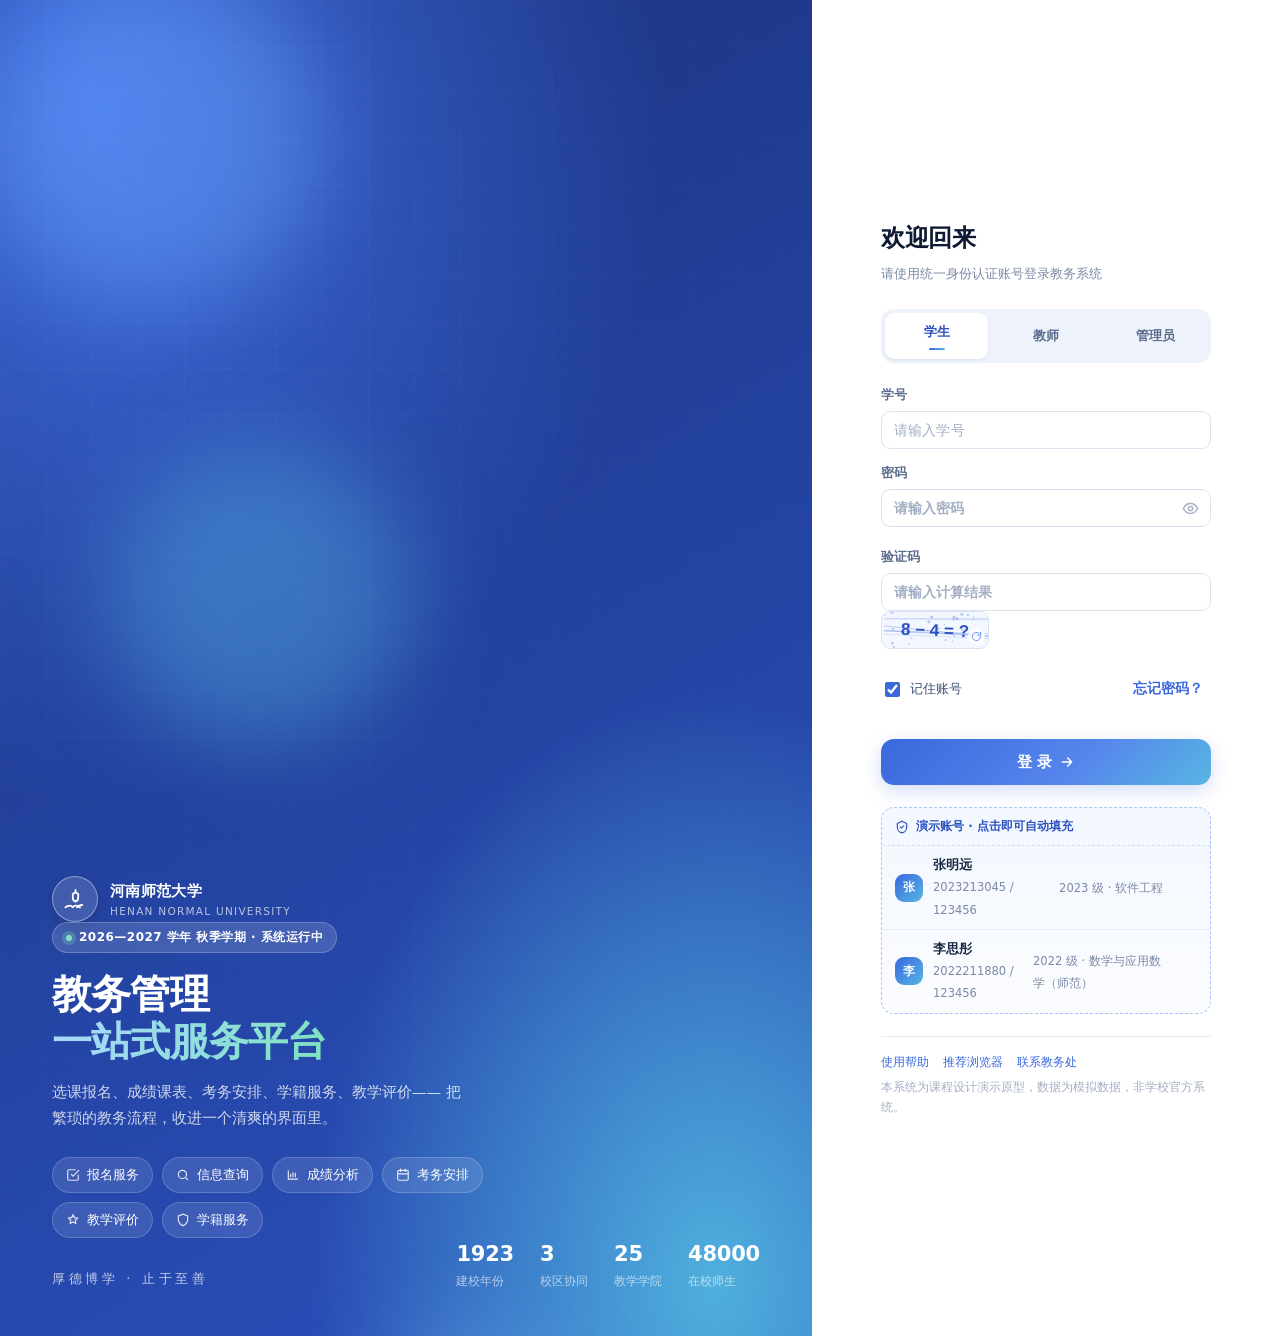
<file: index.html>
<!DOCTYPE html>
<html lang="zh-CN">
<head>
<meta charset="UTF-8">
<meta name="viewport" content="width=device-width, initial-scale=1, viewport-fit=cover">
<title>河南师范大学 · 教务管理系统 — 登录</title>
<meta name="description" content="河南师范大学教务管理系统：选课报名、成绩课表查询、考务与学籍服务一站式平台。">
<link rel="icon" href="data:image/svg+xml,%3Csvg xmlns='http://www.w3.org/2000/svg' viewBox='0 0 32 32'%3E%3Crect width='32' height='32' rx='8' fill='%232b51c0'/%3E%3Cpath d='M8 21c3.2-2.6 6.4-2.6 8 0 1.6-2.6 4.8-2.6 8 0' stroke='%23fff' stroke-width='2' fill='none' stroke-linecap='round'/%3E%3Cpath d='M16 10v8' stroke='%237fe3c0' stroke-width='2' stroke-linecap='round'/%3E%3C/svg%3E">
<link rel="stylesheet" href="assets/css/tokens.css">
<link rel="stylesheet" href="assets/css/login.css">
</head>
<body>

<div class="login-page">

  <!-- ============ 品牌视觉区 ============ -->
  <section class="brand">
    <div class="orb orb-1"></div>
    <div class="orb orb-2"></div>
    <div class="orb orb-3"></div>

    <div class="brand-top">
      <div class="crest">
        <svg viewBox="0 0 24 24" fill="none" stroke="#fff" stroke-width="1.6" stroke-linecap="round" stroke-linejoin="round">
          <path d="M3 19c2.6-2.1 5.2-2.1 6.5 0 1.3-2.1 3.9-2.1 6.5 0"/>
          <path d="M13.5 19c.8-1.3 2.3-2.1 4.5-2.1"/>
          <path d="M12 5.5 9.6 7.1v3.3c0 1.6 1 2.9 2.4 3.5 1.4-.6 2.4-1.9 2.4-3.5V7.1z"/>
          <path d="M12 5.5V3.4"/>
        </svg>
      </div>
      <div class="school">
        河南师范大学
        <small>Henan Normal University</small>
      </div>
    </div>

    <div class="brand-mid">
      <div class="eyebrow"><i></i>2026—2027 学年 秋季学期 · 系统运行中</div>
      <h1>教务管理<br><em>一站式服务平台</em></h1>
      <p class="lead">
        选课报名、成绩课表、考务安排、学籍服务、教学评价——
        把繁琐的教务流程，收进一个清爽的界面里。
      </p>
      <div class="chips">
        <span class="chip"><svg viewBox="0 0 24 24" fill="none" stroke="currentColor" stroke-width="2" stroke-linecap="round"><path d="M9 11l3 3L22 4"/><path d="M21 12v7a2 2 0 0 1-2 2H5a2 2 0 0 1-2-2V5a2 2 0 0 1 2-2h11"/></svg>报名服务</span>
        <span class="chip"><svg viewBox="0 0 24 24" fill="none" stroke="currentColor" stroke-width="2" stroke-linecap="round"><circle cx="11" cy="11" r="7"/><path d="M20 20l-3.2-3.2"/></svg>信息查询</span>
        <span class="chip"><svg viewBox="0 0 24 24" fill="none" stroke="currentColor" stroke-width="2" stroke-linecap="round"><path d="M4 19V5"/><path d="M4 19h16"/><path d="M8 15v-4M12 15V8M16 15v-6"/></svg>成绩分析</span>
        <span class="chip"><svg viewBox="0 0 24 24" fill="none" stroke="currentColor" stroke-width="2" stroke-linecap="round"><rect x="3" y="4" width="18" height="17" rx="2"/><path d="M8 2v4M16 2v4M3 10h18"/></svg>考务安排</span>
        <span class="chip"><svg viewBox="0 0 24 24" fill="none" stroke="currentColor" stroke-width="2" stroke-linecap="round"><path d="M12 3l2.4 4.9 5.4.8-3.9 3.8.9 5.4-4.8-2.5-4.8 2.5.9-5.4L4.2 8.7l5.4-.8z"/></svg>教学评价</span>
        <span class="chip"><svg viewBox="0 0 24 24" fill="none" stroke="currentColor" stroke-width="2" stroke-linecap="round"><path d="M12 22s8-4.5 8-11V5l-8-3-8 3v6c0 6.5 8 11 8 11z"/></svg>学籍服务</span>
      </div>
    </div>

    <div class="brand-bottom">
      <div class="motto">厚德博学 · 止于至善</div>
      <div class="brand-stats">
        <div><div class="v num" data-count="1923">1923</div><div class="k">建校年份</div></div>
        <div><div class="v num" data-count="3">3</div><div class="k">校区协同</div></div>
        <div><div class="v num" data-count="25">25</div><div class="k">教学学院</div></div>
        <div><div class="v num" data-count="48000">48000</div><div class="k">在校师生</div></div>
      </div>
    </div>
  </section>

  <!-- ============ 表单区 ============ -->
  <section class="auth">
    <div class="auth-inner">

      <h2>欢迎回来</h2>
      <p class="hello">请使用统一身份认证账号登录教务系统</p>

      <div class="role-tabs" id="roleTabs">
        <button class="on" data-role="student">学生</button>
        <button data-role="teacher">教师</button>
        <button data-role="admin">管理员</button>
      </div>

      <form class="stack" id="loginForm" novalidate autocomplete="off">
        <label class="field">
          <span id="uidLabel">学号</span>
          <input class="input num" id="uid" name="uid" type="text" placeholder="请输入学号" autocomplete="username">
        </label>

        <label class="field">
          <span>密码</span>
          <span class="pwd-wrap">
            <input class="input" id="pwd" name="pwd" type="password" placeholder="请输入密码" autocomplete="current-password">
            <button type="button" class="pwd-toggle" id="pwdToggle" aria-label="显示密码">
              <svg viewBox="0 0 24 24" fill="none" stroke="currentColor" stroke-width="2" stroke-linecap="round" stroke-linejoin="round">
                <path d="M2 12s3.6-7 10-7 10 7 10 7-3.6 7-10 7-10-7-10-7z"/><circle cx="12" cy="12" r="3"/>
              </svg>
            </button>
          </span>
        </label>

        <label class="field">
          <span>验证码</span>
          <span class="captcha-row">
            <input class="input grow" id="captcha" type="text" placeholder="请输入计算结果" maxlength="4" autocomplete="off">
            <span class="captcha-pic" id="captchaPic" title="点击刷新验证码"></span>
          </span>
        </label>

        <div class="auth-meta">
          <label class="checkline"><input type="checkbox" id="remember" checked> 记住账号</label>
          <button type="button" class="btn btn-text" id="forgot">忘记密码？</button>
        </div>

        <button class="btn btn-primary btn-lg btn-block" type="submit" id="submitBtn">
          <span>登 录</span>
          <svg viewBox="0 0 24 24" fill="none" stroke="currentColor" stroke-width="2.2" stroke-linecap="round" stroke-linejoin="round"><path d="M5 12h14M13 6l6 6-6 6"/></svg>
        </button>

        <div class="err-tip" id="errTip">
          <svg viewBox="0 0 24 24" fill="none" stroke="currentColor" stroke-width="2" stroke-linecap="round"><circle cx="12" cy="12" r="9"/><path d="M12 8v4M12 16h.01"/></svg>
          <span id="errMsg"></span>
        </div>
      </form>

      <div class="demo-box">
        <div class="dh">
          <svg viewBox="0 0 24 24" fill="none" stroke="currentColor" stroke-width="2" stroke-linecap="round" stroke-linejoin="round"><path d="M12 2 4 6v6c0 5 3.4 9.4 8 10 4.6-.6 8-5 8-10V6z"/><path d="M9 12l2 2 4-4"/></svg>
          演示账号 · 点击即可自动填充
        </div>
        <div id="demoList"></div>
      </div>

      <div class="auth-foot">
        <div class="links">
          <a href="#" id="helpLink">使用帮助</a>
          <a href="#" id="browserLink">推荐浏览器</a>
          <a href="#" id="contactLink">联系教务处</a>
        </div>
        <div>本系统为课程设计演示原型，数据为模拟数据，非学校官方系统。</div>
      </div>

    </div>
  </section>
</div>

<div class="toast-host" id="toastHost"></div>

<script src="assets/js/core.js"></script>
<script src="assets/js/data.js"></script>
<script src="assets/js/auth.js"></script>
</body>
</html>
</file>
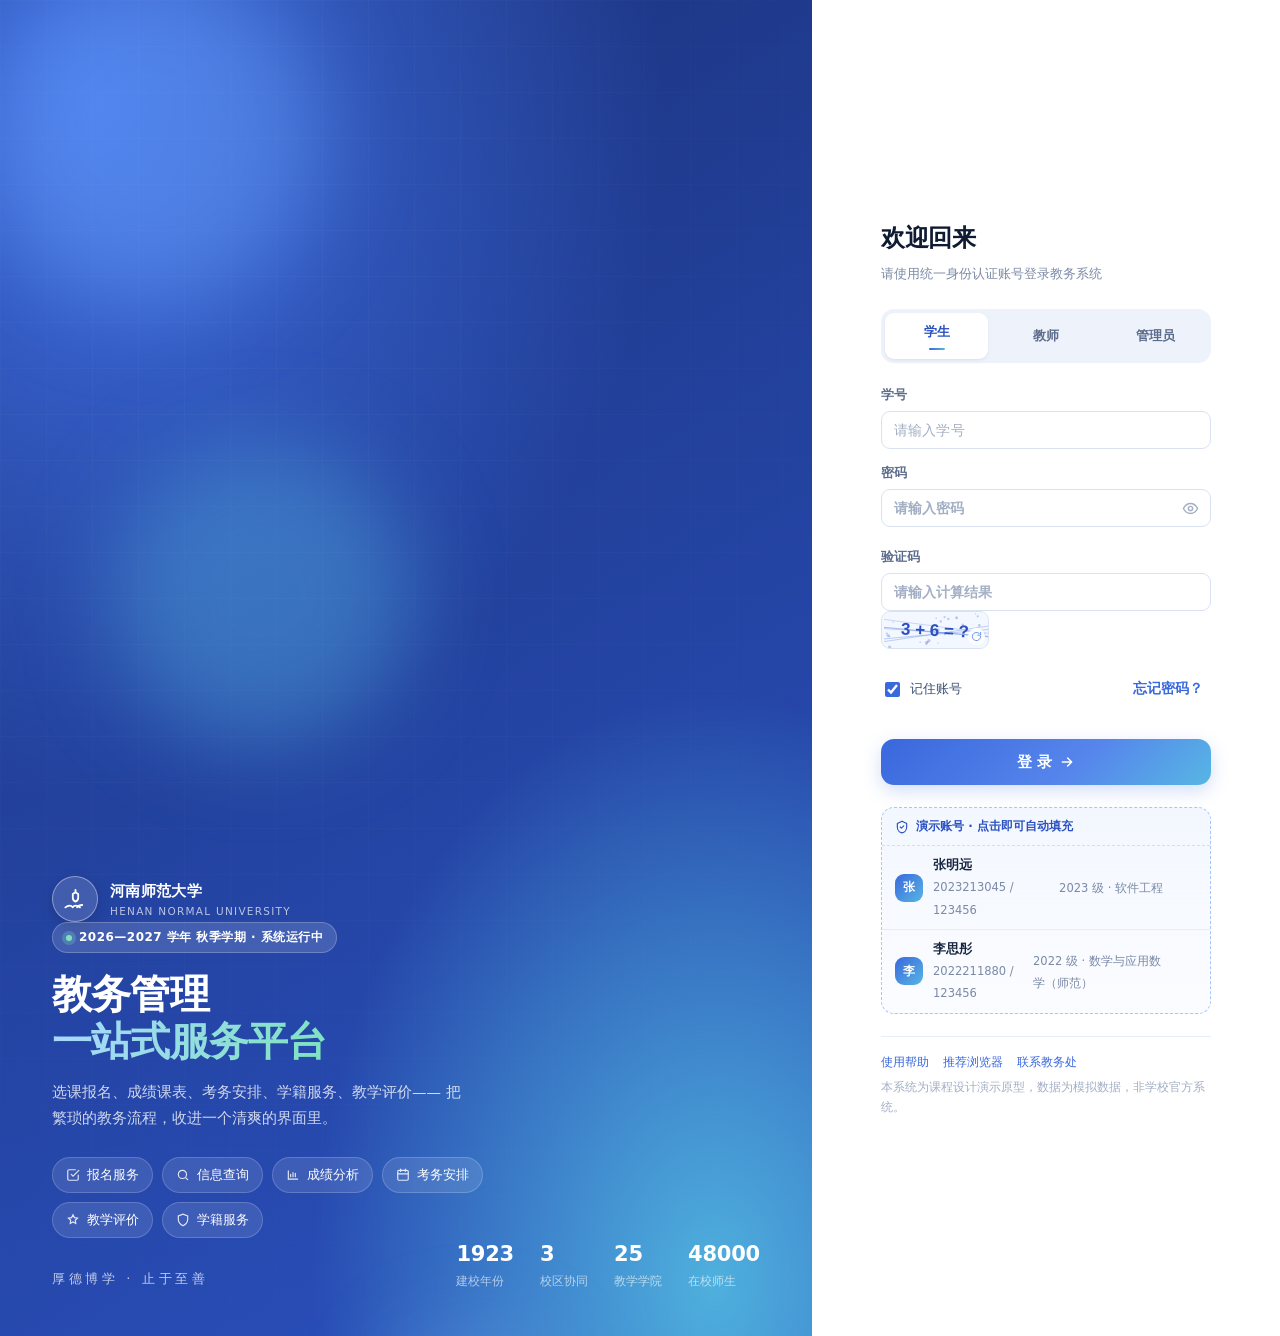
<file: app.html>
<!DOCTYPE html>
<html lang="zh-CN">
<head>
<meta charset="UTF-8">
<meta name="viewport" content="width=device-width, initial-scale=1, viewport-fit=cover">
<title>教务管理系统 · 河南师范大学</title>
<link rel="icon" href="data:image/svg+xml,%3Csvg xmlns='http://www.w3.org/2000/svg' viewBox='0 0 32 32'%3E%3Crect width='32' height='32' rx='8' fill='%232b51c0'/%3E%3Cpath d='M8 21c3.2-2.6 6.4-2.6 8 0 1.6-2.6 4.8-2.6 8 0' stroke='%23fff' stroke-width='2' fill='none' stroke-linecap='round'/%3E%3Cpath d='M16 10v8' stroke='%237fe3c0' stroke-width='2' stroke-linecap='round'/%3E%3C/svg%3E">
<link rel="stylesheet" href="assets/css/tokens.css">
<link rel="stylesheet" href="assets/css/app.css">
</head>
<body>

<div class="app-shell">

  <!-- ============ 侧边栏 ============ -->
  <aside class="sidebar" id="sidebar">
    <div class="sb-brand">
      <div class="sb-mark">
        <svg viewBox="0 0 24 24" fill="none" stroke="currentColor" stroke-width="1.7" stroke-linecap="round" stroke-linejoin="round">
          <path d="M3 19c2.6-2.1 5.2-2.1 6.5 0 1.3-2.1 3.9-2.1 6.5 0"/>
          <path d="M12 5.5 9.6 7.1v3.3c0 1.6 1 2.9 2.4 3.5 1.4-.6 2.4-1.9 2.4-3.5V7.1z"/>
        </svg>
      </div>
      <div class="sb-title">
        <b>教务管理系统</b>
        <span>HENAN NORMAL UNIV.</span>
      </div>
    </div>

    <nav class="sb-nav" id="sbNav"></nav>

    <div class="sb-foot">
      <div class="term-card">
        <div class="t1">当前学期</div>
        <div class="t2" id="termName">2026 秋</div>
        <div class="t3" id="termWeek">第 6 周 / 共 19 周</div>
      </div>
    </div>
  </aside>

  <div class="scrim" id="scrim"></div>

  <!-- ============ 主区 ============ -->
  <div class="main" id="main">
    <header class="topbar">
      <button class="icon-btn" id="foldBtn" aria-label="折叠侧边栏">
        <svg viewBox="0 0 24 24" fill="none" stroke="currentColor" stroke-width="2" stroke-linecap="round"><path d="M3 6h18M3 12h18M3 18h18"/></svg>
      </button>

      <div class="crumb">
        <div class="c1" id="crumbTitle">首页概览</div>
        <div class="c2" id="crumbSub">计算机与信息工程学院 · 软件工程</div>
      </div>

      <div class="gsearch" id="gsearch">
        <svg viewBox="0 0 24 24" fill="none" stroke="currentColor" stroke-width="2" stroke-linecap="round"><circle cx="11" cy="11" r="7"/><path d="M20 20l-3.2-3.2"/></svg>
        <input class="input" id="gsearchInput" type="text" placeholder="搜索功能、课程、公告…" autocomplete="off">
        <div class="gsearch-pop" id="gsearchPop"></div>
      </div>

      <button class="term-pick" id="termPick">
        <svg viewBox="0 0 24 24" fill="none" stroke="currentColor" stroke-width="2" stroke-linecap="round"><rect x="3" y="4.5" width="18" height="16.5" rx="2.4"/><path d="M8 2.5v4M16 2.5v4M3 10h18"/></svg>
        <span id="termPickText">2026—2027 秋</span>
        <svg viewBox="0 0 24 24" fill="none" stroke="currentColor" stroke-width="2" stroke-linecap="round"><path d="M5 9l7 7 7-7"/></svg>
      </button>

      <button class="icon-btn bell has-dot" id="btnNoti" aria-label="通知公告">
        <svg viewBox="0 0 24 24" fill="none" stroke="currentColor" stroke-width="2" stroke-linecap="round"><path d="M18 8.5a6 6 0 1 0-12 0c0 6.5-2.5 8.5-2.5 8.5h17S18 15 18 8.5"/><path d="M13.7 20.5a2 2 0 0 1-3.4 0"/></svg>
      </button>

      <button class="icon-btn" id="btnMsg" aria-label="消息中心">
        <svg viewBox="0 0 24 24" fill="none" stroke="currentColor" stroke-width="2" stroke-linecap="round"><rect x="2.5" y="4.5" width="19" height="15" rx="2.4"/><path d="M3 7l9 6 9-6"/></svg>
      </button>

      <button class="user-btn" id="btnUser">
        <span class="avatar" id="uAvatar">张</span>
        <span>
          <span class="un" id="uName">张明远</span>
          <span class="ur" id="uRole">学生</span>
        </span>
        <svg viewBox="0 0 24 24" fill="none" stroke="currentColor" stroke-width="2" stroke-linecap="round"><path d="M5 9l7 7 7-7"/></svg>
      </button>
    </header>

    <main class="view" id="view"></main>
  </div>

  <!-- ============ 浮层 ============ -->
  <div class="popover" id="popNoti">
    <div class="pop-head">
      <b>通知公告</b>
      <button class="btn btn-text" id="notiAll" style="height:auto;padding:2px 6px">全部标记已读</button>
    </div>
    <div class="pop-body" id="popNotiBody"></div>
    <div class="pop-foot"><button id="notiMore">查看全部公告 →</button></div>
  </div>

  <div class="popover" id="popMsg">
    <div class="pop-head"><b>消息中心</b><button class="btn btn-text" id="msgAll" style="height:auto;padding:2px 6px">全部已读</button></div>
    <div class="pop-body" id="popMsgBody"></div>
    <div class="pop-foot"><button id="msgMore">进入消息中心 →</button></div>
  </div>

  <div class="popover" id="popUser" style="width:230px">
    <div style="padding:14px 16px;border-bottom:1px solid var(--line)">
      <div style="display:flex;gap:11px;align-items:center">
        <span class="avatar" id="uAvatar2" style="width:40px;height:40px;font-size:15px">张</span>
        <span style="min-width:0">
          <b style="display:block;font-size:14px;color:var(--ink-900)" id="uName2">张明远</b>
          <span style="font-size:11.5px;color:var(--ink-400)" id="uId2">2023213045</span>
        </span>
      </div>
    </div>
    <div class="user-menu" id="userMenu"></div>
  </div>

  <div class="toast-host" id="toastHost"></div>
  <div id="modalHost"></div>
</div>

<script src="assets/js/core.js"></script>
<script src="assets/js/data.js"></script>
<script src="assets/js/views.js"></script>
<script src="assets/js/app.js"></script>
</body>
</html>
</file>
<file: assets/css/tokens.css>
/* ============================================================
   河南师范大学 · 教务管理系统
   设计令牌与基础层  (tokens + reset + primitives)
   基调：纯白为底，蓝为主色，青蓝作活力点缀，整体低饱和
   ============================================================ */

:root {
  /* —— 蓝色主色阶 —— */
  --b-50:  #f3f7ff;
  --b-100: #e6efff;
  --b-200: #cbdfff;
  --b-300: #a6c6fb;
  --b-400: #7ba6f5;
  --b-500: #5686ec;
  --b-600: #3a68dd;
  --b-700: #2b51c0;
  --b-800: #22409a;
  --b-900: #1b3178;

  /* —— 活力点缀（青）—— */
  --cyan-400: #57b6e3;
  --cyan-500: #38a2d6;

  /* —— 中性 —— */
  --ink-900: #0f1b33;
  --ink-800: #17253f;
  --ink-700: #24365a;
  --ink-600: #3d5175;
  --ink-500: #5b6c8c;
  --ink-400: #7c8aa6;
  --ink-300: #a3afc4;
  --ink-200: #c7d0de;

  --bg:        #f5f8fd;
  --bg-soft:   #eef3fb;
  --surface:   #ffffff;
  --surface-2: #fafbfe;
  --line:      #e7edf7;
  --line-2:    #d8e2f0;

  /* —— 语义色 —— */
  --ok:    #2f9d6b;
  --ok-bg: #e8f7ef;
  --warn:  #d98714;
  --warn-bg: #fdf3e3;
  --err:   #d4544f;
  --err-bg: #fdeceb;
  --info:  var(--b-600);
  --info-bg: var(--b-50);
  --violet: #7a6fe0;

  /* —— 圆角 —— */
  --r-xs: 6px;
  --r-sm: 9px;
  --r-md: 13px;
  --r-lg: 18px;
  --r-xl: 24px;
  --r-pill: 999px;

  /* —— 阴影（蓝调柔和） —— */
  --sh-1: 0 1px 2px rgba(27,49,120,.05), 0 2px 6px rgba(27,49,120,.04);
  --sh-2: 0 2px 4px rgba(27,49,120,.05), 0 8px 20px rgba(27,49,120,.07);
  --sh-3: 0 4px 10px rgba(27,49,120,.07), 0 18px 40px rgba(27,49,120,.10);
  --sh-blue: 0 6px 18px rgba(58,104,221,.22);

  /* —— 动效 —— */
  --ease: cubic-bezier(.16, 1, .3, 1);
  --ease-io: cubic-bezier(.4, 0, .2, 1);
  --t-fast: .16s;
  --t: .28s;

  /* —— 字体 —— */
  --font: "PingFang SC", "HarmonyOS Sans SC", "Microsoft YaHei", "Source Han Sans SC",
          "Noto Sans SC", system-ui, -apple-system, "Segoe UI", sans-serif;
  --font-num: "Bahnschrift", "DIN Alternate", "SF Pro Display", var(--font);

  --sidebar-w: 246px;
  --topbar-h: 64px;
}

* { box-sizing: border-box; }
*::before, *::after { box-sizing: border-box; }

html, body { height: 100%; }

body {
  margin: 0;
  font-family: var(--font);
  font-size: 14px;
  line-height: 1.6;
  color: var(--ink-700);
  background: var(--bg);
  -webkit-font-smoothing: antialiased;
  text-rendering: optimizeLegibility;
}

h1, h2, h3, h4, h5, p, figure { margin: 0; }
ul, ol { margin: 0; padding: 0; list-style: none; }
img, svg { display: block; max-width: 100%; }
button, input, select, textarea { font: inherit; color: inherit; }
button { cursor: pointer; border: 0; background: none; }
a { color: var(--b-600); text-decoration: none; }
table { border-collapse: collapse; width: 100%; }

::selection { background: var(--b-200); color: var(--ink-900); }

:focus-visible {
  outline: 2px solid var(--b-500);
  outline-offset: 2px;
  border-radius: var(--r-xs);
}

/* 滚动条 */
::-webkit-scrollbar { width: 10px; height: 10px; }
::-webkit-scrollbar-track { background: transparent; }
::-webkit-scrollbar-thumb {
  background: #cfd9e8; border-radius: 99px; border: 3px solid var(--bg);
}
::-webkit-scrollbar-thumb:hover { background: #b7c5da; }

/* 数字统一等宽感 */
.num { font-family: var(--font-num); font-variant-numeric: tabular-nums; letter-spacing: .01em; }

/* ============ 排版工具类 ============ */
.t-title {
  font-size: clamp(19px, 1.4vw + 12px, 25px);
  font-weight: 700; letter-spacing: -.01em; color: var(--ink-900);
}
.t-sub { font-size: 13px; color: var(--ink-400); }
.t-label {
  font-size: 11.5px; font-weight: 700; letter-spacing: .1em;
  text-transform: uppercase; color: var(--ink-300);
}

/* ============ 按钮 ============ */
.btn {
  display: inline-flex; align-items: center; justify-content: center; gap: 7px;
  height: 38px; padding: 0 16px; border-radius: var(--r-sm);
  font-size: 13.5px; font-weight: 600; white-space: nowrap;
  transition: transform var(--t-fast) var(--ease), box-shadow var(--t) var(--ease),
              background var(--t-fast) var(--ease), color var(--t-fast) var(--ease),
              border-color var(--t-fast) var(--ease);
}
.btn:active { transform: scale(.975); }
.btn svg { width: 16px; height: 16px; flex: none; }

.btn-primary {
  background: linear-gradient(135deg, var(--b-600), var(--b-500) 60%, var(--cyan-400));
  color: #fff; box-shadow: var(--sh-blue);
}
.btn-primary:hover { transform: translateY(-1.5px); box-shadow: 0 10px 24px rgba(58,104,221,.3); }
.btn-primary:active { transform: translateY(0) scale(.975); }

.btn-soft { background: var(--b-50); color: var(--b-700); border: 1px solid var(--b-200); }
.btn-soft:hover { background: var(--b-100); border-color: var(--b-300); transform: translateY(-1px); }

.btn-ghost { background: var(--surface); color: var(--ink-600); border: 1px solid var(--line-2); }
.btn-ghost:hover { border-color: var(--b-300); color: var(--b-700); background: var(--b-50); }

.btn-text { height: 32px; padding: 0 8px; color: var(--b-600); }
.btn-text:hover { background: var(--b-50); }

.btn-danger { background: var(--err); color: #fff; }
.btn-danger:hover { background: #c34a45; }

.btn-sm { height: 30px; padding: 0 11px; font-size: 12.5px; border-radius: var(--r-xs); }
.btn-lg { height: 46px; padding: 0 22px; font-size: 15px; border-radius: var(--r-md); }
.btn-block { width: 100%; }
.btn[disabled] { opacity: .5; pointer-events: none; }

/* ============ 卡片 ============ */
.card {
  background: var(--surface);
  border: 1px solid var(--line);
  border-radius: var(--r-lg);
  box-shadow: var(--sh-1);
  transition: box-shadow var(--t) var(--ease), transform var(--t) var(--ease), border-color var(--t) var(--ease);
}
.card-hover:hover { transform: translateY(-3px); box-shadow: var(--sh-2); border-color: var(--b-200); }

.card-head {
  display: flex; align-items: center; justify-content: space-between;
  gap: 12px; padding: 16px 18px; border-bottom: 1px solid var(--line);
}
.card-head h3 { font-size: 15px; font-weight: 700; color: var(--ink-900); }
.card-body { padding: 18px; }

/* ============ 徽章 ============ */
.badge {
  display: inline-flex; align-items: center; gap: 5px;
  padding: 2px 9px; border-radius: var(--r-pill);
  font-size: 11.5px; font-weight: 600; line-height: 18px; white-space: nowrap;
}
.badge::before { content: ""; width: 5px; height: 5px; border-radius: 50%; background: currentColor; }
.badge-plain::before { display: none; }
.b-blue  { background: var(--b-50);  color: var(--b-700); }
.b-ok    { background: var(--ok-bg); color: #24784f; }
.b-warn  { background: var(--warn-bg); color: #a9640c; }
.b-err   { background: var(--err-bg); color: #b23f3b; }
.b-gray  { background: var(--bg-soft); color: var(--ink-500); }
.b-violet{ background: #f0eefe; color: #5b50c4; }

/* ============ 表单 ============ */
.field { display: block; }
.field > span {
  display: block; font-size: 12.5px; font-weight: 600; color: var(--ink-500); margin-bottom: 6px;
}
.input, .select, .textarea {
  width: 100%; height: 38px; padding: 0 12px;
  background: var(--surface); border: 1px solid var(--line-2); border-radius: var(--r-sm);
  font-size: 13.5px; color: var(--ink-800);
  transition: border-color var(--t-fast) var(--ease), box-shadow var(--t-fast) var(--ease), background var(--t-fast);
}
.textarea { height: auto; padding: 10px 12px; resize: vertical; min-height: 84px; line-height: 1.7; }
.select {
  appearance: none; padding-right: 32px;
  background-image: url("data:image/svg+xml;utf8,<svg xmlns='http://www.w3.org/2000/svg' viewBox='0 0 24 24' fill='none' stroke='%237c8aa6' stroke-width='2.2' stroke-linecap='round'><path d='M6 9l6 6 6-6'/></svg>");
  background-repeat: no-repeat; background-position: right 10px center; background-size: 15px;
}
.input::placeholder, .textarea::placeholder { color: var(--ink-300); }
.input:hover, .select:hover, .textarea:hover { border-color: var(--b-300); }
.input:focus, .select:focus, .textarea:focus {
  outline: none; border-color: var(--b-500);
  box-shadow: 0 0 0 3.5px rgba(86,134,236,.16);
}
.input.err, .select.err { border-color: var(--err); box-shadow: 0 0 0 3.5px rgba(212,84,79,.14); }

.checkline { display: inline-flex; align-items: center; gap: 7px; font-size: 13px; color: var(--ink-600); cursor: pointer; }
.checkline input { width: 15px; height: 15px; accent-color: var(--b-600); }

/* 分段控件 */
.seg { display: inline-flex; padding: 3px; background: var(--bg-soft); border-radius: var(--r-sm); gap: 2px; }
.seg button {
  padding: 5px 13px; border-radius: 7px; font-size: 12.5px; font-weight: 600; color: var(--ink-500);
  transition: all var(--t-fast) var(--ease);
}
.seg button:hover { color: var(--b-700); }
.seg button.on { background: var(--surface); color: var(--b-700); box-shadow: var(--sh-1); }

/* ============ 表格 ============ */
.tbl-wrap { overflow-x: auto; }
table.tbl { font-size: 13px; }
table.tbl thead th {
  position: sticky; top: 0; z-index: 1;
  background: var(--surface-2);
  padding: 11px 14px; text-align: left;
  font-size: 12px; font-weight: 700; color: var(--ink-400);
  border-bottom: 1px solid var(--line); white-space: nowrap;
}
table.tbl tbody td { padding: 12px 14px; border-bottom: 1px solid var(--line); color: var(--ink-700); }
table.tbl tbody tr { transition: background var(--t-fast) var(--ease); }
table.tbl tbody tr:hover { background: var(--b-50); }
table.tbl tbody tr:last-child td { border-bottom: 0; }
table.tbl .ta-r { text-align: right; }
table.tbl .ta-c { text-align: center; }

/* ============ 空状态 ============ */
.empty {
  display: flex; flex-direction: column; align-items: center; justify-content: center;
  padding: 44px 20px; text-align: center; color: var(--ink-400);
}
.empty svg { width: 54px; height: 54px; color: var(--b-300); margin-bottom: 12px; }
.empty p { font-size: 13px; }

/* ============ 骨架屏 ============ */
.sk { background: linear-gradient(90deg, #eef2f9 25%, #f7f9fd 37%, #eef2f9 63%);
      background-size: 400% 100%; animation: sk 1.3s ease-in-out infinite; border-radius: var(--r-sm); }
@keyframes sk { 0% { background-position: 100% 50%; } 100% { background-position: 0 50%; } }

/* ============ Toast ============ */
.toast-host {
  position: fixed; z-index: 900; top: 18px; left: 50%; transform: translateX(-50%);
  display: flex; flex-direction: column; gap: 8px; align-items: center; pointer-events: none;
}
.toast {
  display: flex; align-items: center; gap: 9px;
  padding: 10px 16px; border-radius: var(--r-pill);
  background: rgba(15,27,51,.93); color: #fff; font-size: 13px; font-weight: 500;
  box-shadow: var(--sh-3); backdrop-filter: blur(8px);
  animation: toast-in .42s var(--ease);
}
.toast.out { animation: toast-out .3s var(--ease) forwards; }
.toast svg { width: 16px; height: 16px; }
.toast.ok svg { color: #6ee7a8; }
.toast.err svg { color: #ff9d99; }
@keyframes toast-in { from { opacity: 0; transform: translateY(-14px) scale(.94); } to { opacity: 1; transform: none; } }
@keyframes toast-out { to { opacity: 0; transform: translateY(-10px) scale(.96); } }

/* ============ 对话框 ============ */
.mask {
  position: fixed; inset: 0; z-index: 800;
  background: rgba(15,27,51,.42); backdrop-filter: blur(3px);
  display: flex; align-items: center; justify-content: center; padding: 24px;
  animation: fade .22s var(--ease);
}
@keyframes fade { from { opacity: 0; } to { opacity: 1; } }
.modal {
  width: 100%; max-width: 520px; max-height: 86vh; overflow: auto;
  background: var(--surface); border-radius: var(--r-xl); box-shadow: var(--sh-3);
  animation: pop .34s var(--ease);
}
@keyframes pop { from { opacity: 0; transform: translateY(16px) scale(.97); } to { opacity: 1; transform: none; } }
.modal-head { padding: 20px 22px 14px; border-bottom: 1px solid var(--line); }
.modal-head h3 { font-size: 16.5px; font-weight: 700; color: var(--ink-900); }
.modal-body { padding: 20px 22px; }
.modal-foot {
  display: flex; justify-content: flex-end; gap: 10px;
  padding: 14px 22px 20px; border-top: 1px solid var(--line);
}

/* ============ 动画工具 ============ */
@keyframes rise { from { opacity: 0; transform: translateY(14px); } to { opacity: 1; transform: none; } }
@keyframes rise-sm { from { opacity: 0; transform: translateY(7px); } to { opacity: 1; transform: none; } }
@keyframes spin { to { transform: rotate(360deg); } }
@keyframes bell {
  0%,100% { transform: rotate(0); } 20% { transform: rotate(-13deg); }
  40% { transform: rotate(11deg); } 60% { transform: rotate(-7deg); } 80% { transform: rotate(5deg); }
}
@keyframes pulse-ring {
  0% { box-shadow: 0 0 0 0 rgba(58,104,221,.34); }
  70% { box-shadow: 0 0 0 11px rgba(58,104,221,0); }
  100% { box-shadow: 0 0 0 0 rgba(58,104,221,0); }
}

@media (prefers-reduced-motion: reduce) {
  *, *::before, *::after { animation-duration: .01ms !important; transition-duration: .01ms !important; }
}

/* ============ 通用布局 ============ */
.row { display: flex; align-items: center; gap: 10px; }
.row-between { display: flex; align-items: center; justify-content: space-between; gap: 12px; }
.wrap { flex-wrap: wrap; }
.grow { flex: 1; min-width: 0; }
.muted { color: var(--ink-400); }
.strong { color: var(--ink-900); font-weight: 600; }
.divider { height: 1px; background: var(--line); margin: 14px 0; }
</file>
<file: assets/css/login.css>
/* ============================================================
   登录页 —— 左侧品牌视觉区 / 右侧表单区
   ============================================================ */

.login-page {
  min-height: 100vh; display: flex;
  background: var(--bg);
}

/* ---------- 左：品牌区 ---------- */
.brand {
  position: relative; overflow: hidden;
  flex: 1 1 56%; min-width: 0;
  padding: 46px 52px;
  display: flex; flex-direction: column; justify-content: space-between;
  background:
    radial-gradient(120% 90% at 12% 8%, #3f6fe4 0%, rgba(63,111,228,0) 58%),
    radial-gradient(90% 80% at 88% 96%, #4fb0dd 0%, rgba(79,176,221,0) 55%),
    linear-gradient(150deg, #1b3178 0%, #22409a 42%, #2b51c0 100%);
  color: #fff;
}
.brand::after { /* 细网格纹理 */
  content: ""; position: absolute; inset: 0; pointer-events: none; opacity: .16;
  background-image:
    linear-gradient(rgba(255,255,255,.16) 1px, transparent 1px),
    linear-gradient(90deg, rgba(255,255,255,.16) 1px, transparent 1px);
  background-size: 46px 46px;
  mask-image: radial-gradient(120% 120% at 30% 20%, #000 15%, transparent 78%);
}

/* 漂浮光斑 */
.orb { position: absolute; border-radius: 50%; filter: blur(46px); pointer-events: none; }
.orb-1 { width: 340px; height: 340px; left: -70px; top: -80px; background: rgba(110,168,255,.42); animation: orb1 19s var(--ease-io) infinite alternate; }
.orb-2 { width: 300px; height: 300px; right: -60px; bottom: -60px; background: rgba(87,182,227,.38); animation: orb2 23s var(--ease-io) infinite alternate; }
.orb-3 { width: 190px; height: 190px; left: 46%; top: 52%; background: rgba(150,200,255,.22); animation: orb3 16s var(--ease-io) infinite alternate; }
@keyframes orb1 { to { transform: translate(70px, 60px) scale(1.14); } }
@keyframes orb2 { to { transform: translate(-60px, -50px) scale(1.1); } }
@keyframes orb3 { to { transform: translate(-40px, -70px) scale(.82); } }

.brand > * { position: relative; z-index: 2; }

.brand-top { display: flex; align-items: center; gap: 12px; }
.brand-top .school { font-size: 15px; font-weight: 700; letter-spacing: .02em; }
.brand-top .school small { display: block; font-size: 10.5px; font-weight: 500; opacity: .68; letter-spacing: .12em; text-transform: uppercase; }

.crest {
  width: 46px; height: 46px; flex: none; border-radius: 50%;
  background: rgba(255,255,255,.14); border: 1px solid rgba(255,255,255,.4);
  display: grid; place-items: center;
  box-shadow: 0 4px 14px rgba(0,0,0,.16);
}
.crest svg { width: 27px; height: 27px; }

.brand-mid { max-width: 480px; animation: rise .8s var(--ease) both .1s; }
.brand-mid .eyebrow {
  display: inline-flex; align-items: center; gap: 7px;
  padding: 5px 13px; border-radius: var(--r-pill);
  background: rgba(255,255,255,.14); border: 1px solid rgba(255,255,255,.22);
  font-size: 12px; font-weight: 600; letter-spacing: .04em; margin-bottom: 18px;
}
.brand-mid .eyebrow i { width: 6px; height: 6px; border-radius: 50%; background: #7fe3c0; box-shadow: 0 0 0 4px rgba(127,227,192,.25); }
.brand-mid h1 {
  font-size: clamp(30px, 3.1vw, 46px); line-height: 1.18; font-weight: 800; letter-spacing: -.02em;
  margin-bottom: 14px;
}
.brand-mid h1 em {
  font-style: normal;
  background: linear-gradient(100deg, #a9d8ff, #7fe3c0);
  -webkit-background-clip: text; background-clip: text; color: transparent;
}
.brand-mid p.lead { font-size: 14.5px; line-height: 1.8; opacity: .78; max-width: 420px; }

.chips { display: flex; flex-wrap: wrap; gap: 9px; margin-top: 26px; }
.chip {
  display: inline-flex; align-items: center; gap: 7px;
  padding: 7px 13px; border-radius: var(--r-pill);
  background: rgba(255,255,255,.11); border: 1px solid rgba(255,255,255,.18);
  font-size: 12.5px; font-weight: 500;
  transition: transform var(--t) var(--ease), background var(--t) var(--ease);
}
.chip:hover { transform: translateY(-3px); background: rgba(255,255,255,.2); }
.chip svg { width: 14px; height: 14px; opacity: .85; }
.chip:nth-child(1) { animation: float 7s ease-in-out infinite; }
.chip:nth-child(2) { animation: float 7s ease-in-out infinite .5s; }
.chip:nth-child(3) { animation: float 7s ease-in-out infinite 1s; }
.chip:nth-child(4) { animation: float 7s ease-in-out infinite 1.5s; }
.chip:nth-child(5) { animation: float 7s ease-in-out infinite 2s; }
.chip:nth-child(6) { animation: float 7s ease-in-out infinite 2.5s; }
@keyframes float { 0%,100% { transform: translateY(0); } 50% { transform: translateY(-6px); } }

.brand-bottom { display: flex; align-items: flex-end; justify-content: space-between; gap: 20px; flex-wrap: wrap; }
.motto { font-size: 13px; letter-spacing: .28em; opacity: .72; font-weight: 500; }
.brand-stats { display: flex; gap: 26px; }
.brand-stats div { text-align: left; }
.brand-stats .v { font-size: 21px; font-weight: 700; letter-spacing: -.01em; }
.brand-stats .k { font-size: 11.5px; opacity: .62; }

/* ---------- 右：表单区 ---------- */
.auth {
  flex: 0 0 468px; max-width: 468px;
  background: var(--surface);
  display: flex; flex-direction: column;
  padding: 40px 46px;
  overflow-y: auto;
  box-shadow: -20px 0 60px rgba(27,49,120,.07);
}
.auth-inner { width: 100%; max-width: 330px; margin: auto; animation: rise .7s var(--ease) both; }

.auth h2 { font-size: 24px; font-weight: 800; color: var(--ink-900); letter-spacing: -.015em; }
.auth .hello { font-size: 13px; color: var(--ink-400); margin-top: 7px; }

.role-tabs {
  display: grid; grid-template-columns: repeat(3, 1fr); gap: 6px;
  margin: 24px 0 22px; padding: 4px;
  background: var(--bg-soft); border-radius: var(--r-md);
}
.role-tabs button {
  padding: 9px 4px; border-radius: var(--r-sm);
  font-size: 13px; font-weight: 600; color: var(--ink-500);
  transition: all var(--t) var(--ease);
}
.role-tabs button:hover { color: var(--b-700); }
.role-tabs button.on {
  background: var(--surface); color: var(--b-700); box-shadow: var(--sh-1);
}
.role-tabs button.on::after {
  content: ""; display: block; width: 16px; height: 2.5px; border-radius: 2px;
  margin: 5px auto 0; background: linear-gradient(90deg, var(--b-600), var(--cyan-400));
}

.stack { display: flex; flex-direction: column; gap: 14px; }

.pwd-wrap { position: relative; }
.pwd-wrap .input { padding-right: 42px; }
.pwd-toggle {
  position: absolute; right: 6px; top: 50%; transform: translateY(-50%);
  width: 30px; height: 30px; display: grid; place-items: center;
  border-radius: var(--r-xs); color: var(--ink-300);
  transition: color var(--t-fast), background var(--t-fast);
}
.pwd-toggle:hover { color: var(--b-600); background: var(--b-50); }
.pwd-toggle svg { width: 17px; height: 17px; }

.captcha-row { display: flex; gap: 10px; }
.captcha-pic {
  flex: none; width: 108px; height: 38px; border-radius: var(--r-sm);
  border: 1px solid var(--line-2); background: var(--b-50); cursor: pointer;
  display: grid; place-items: center; position: relative; overflow: hidden;
  user-select: none;
}
.captcha-pic svg { width: 100%; height: 100%; }
.captcha-pic .refresh {
  position: absolute; right: 3px; bottom: 3px; width: 17px; height: 17px;
  color: var(--b-500); background: rgba(255,255,255,.9); border-radius: 50%;
  display: grid; place-items: center;
}
.captcha-pic .refresh svg { width: 11px; height: 11px; }
.captcha-pic:hover .refresh svg { animation: spin .6s var(--ease); }

.err-tip {
  display: none; align-items: center; gap: 6px;
  margin-top: 14px; padding: 9px 12px; border-radius: var(--r-sm);
  background: var(--err-bg); color: #b23f3b; font-size: 12.5px; font-weight: 500;
  animation: rise-sm .3s var(--ease);
}
.err-tip.show { display: flex; }
.err-tip svg { width: 15px; height: 15px; flex: none; }

.auth-meta { display: flex; align-items: center; justify-content: space-between; margin: 4px 0 20px; }

.demo-box {
  margin-top: 22px; border: 1px dashed var(--b-300); border-radius: var(--r-md);
  background: linear-gradient(180deg, var(--b-50), rgba(243,247,255,.35));
  overflow: hidden;
}
.demo-box > .dh {
  display: flex; align-items: center; gap: 7px;
  padding: 9px 13px; font-size: 12px; font-weight: 700; color: var(--b-700);
  border-bottom: 1px dashed var(--b-200);
}
.demo-box > .dh svg { width: 14px; height: 14px; }
.demo-item {
  display: flex; align-items: center; gap: 10px;
  padding: 9px 13px; cursor: pointer; width: 100%; text-align: left;
  transition: background var(--t-fast) var(--ease);
  border-bottom: 1px solid rgba(203,223,255,.5);
}
.demo-item:last-child { border-bottom: 0; }
.demo-item:hover { background: #fff; }
.demo-item .avatar {
  width: 28px; height: 28px; border-radius: 9px; flex: none;
  display: grid; place-items: center; font-size: 11.5px; font-weight: 700; color: #fff;
  background: linear-gradient(135deg, var(--b-600), var(--cyan-400));
}
.demo-item .who { flex: 1; min-width: 0; }
.demo-item .who b { display: block; font-size: 12.5px; color: var(--ink-800); font-weight: 600; }
.demo-item .who span { font-size: 11.5px; color: var(--ink-400); font-family: var(--font-num); }
.demo-item .fill {
  font-size: 11.5px; font-weight: 600; color: var(--b-600); opacity: 0;
  transition: opacity var(--t-fast) var(--ease);
}
.demo-item:hover .fill { opacity: 1; }

.auth-foot {
  margin-top: 22px; padding-top: 16px; border-top: 1px solid var(--line);
  font-size: 11.5px; color: var(--ink-300); line-height: 1.7;
  display: flex; flex-direction: column; gap: 6px;
}
.auth-foot .links { display: flex; gap: 14px; flex-wrap: wrap; }
.auth-foot a:hover { text-decoration: underline; }

/* 加载遮罩 */
.boot-veil {
  position: fixed; inset: 0; z-index: 950; display: grid; place-items: center;
  background: linear-gradient(150deg, #22409a, #2b51c0 60%, #3a68dd);
  color: #fff; animation: fade .3s var(--ease);
}
.boot-veil .ring { width: 40px; height: 40px; border-radius: 50%;
  border: 3px solid rgba(255,255,255,.28); border-top-color: #fff; animation: spin .8s linear infinite; margin: 0 auto 14px; }
.boot-veil .txt { text-align: center; font-size: 13px; letter-spacing: .05em; opacity: .9; }

/* ---------- 响应式 ---------- */
@media (max-width: 1080px) {
  .auth { flex-basis: 420px; padding: 34px 34px; }
  .brand { padding: 36px 34px; }
}
@media (max-width: 900px) {
  .login-page { flex-direction: column; }
  .brand { flex: none; padding: 28px 24px; min-height: 260px; }
  .brand-mid h1 { font-size: 27px; }
  .chips { display: none; }
  .brand-bottom { display: none; }
  .auth { flex: 1; max-width: none; padding: 30px 24px 40px; box-shadow: none; }
  .auth-inner { max-width: 360px; }
}
@media (max-width: 520px) {
  .auth { padding: 24px 18px 34px; }
}
</file>
<file: assets/css/app.css>
/* ============================================================
   app.css —— 主应用布局与页面组件
   ============================================================ */

.app-shell { display: flex; min-height: 100vh; background: var(--bg); }

/* ==================== 侧边栏 ==================== */
.sidebar {
  position: fixed; inset: 0 auto 0 0; z-index: 60;
  width: var(--sidebar-w); display: flex; flex-direction: column;
  background: var(--surface); border-right: 1px solid var(--line);
  transition: width var(--t) var(--ease), transform var(--t) var(--ease);
}
.sidebar.fold { width: 74px; }

.sb-brand {
  height: var(--topbar-h); flex: none;
  display: flex; align-items: center; gap: 10px; padding: 0 16px;
  border-bottom: 1px solid var(--line);
}
.sb-mark {
  width: 34px; height: 34px; flex: none; border-radius: 10px; display: grid; place-items: center;
  background: linear-gradient(135deg, var(--b-600), var(--b-500) 55%, var(--cyan-400));
  color: #fff; box-shadow: 0 4px 12px rgba(58,104,221,.28);
}
.sb-mark svg { width: 19px; height: 19px; }
.sb-title { min-width: 0; }
.sb-title b { display: block; font-size: 13.5px; font-weight: 700; color: var(--ink-900); letter-spacing: .01em; }
.sb-title span { display: block; font-size: 10.5px; color: var(--ink-300); letter-spacing: .06em; }
.sidebar.fold .sb-title { display: none; }

.sb-nav { flex: 1; overflow-y: auto; padding: 12px 10px 8px; }
.sb-nav::-webkit-scrollbar { width: 6px; }
.sb-group { margin-bottom: 6px; }
.sb-group-t {
  padding: 12px 10px 6px; font-size: 10.5px; font-weight: 700;
  letter-spacing: .14em; color: var(--ink-300); text-transform: uppercase;
}
.sidebar.fold .sb-group-t { text-align: center; padding: 12px 0 6px; font-size: 0; }
.sidebar.fold .sb-group-t::after { content: "···"; font-size: 12px; letter-spacing: .1em; }

.sb-item {
  position: relative; display: flex; align-items: center; gap: 10px;
  width: 100%; padding: 9px 10px; margin-bottom: 2px;
  border-radius: var(--r-sm); color: var(--ink-600);
  font-size: 13.5px; font-weight: 500; text-align: left;
  transition: background var(--t-fast) var(--ease), color var(--t-fast) var(--ease), transform var(--t-fast) var(--ease);
}
.sb-item svg { width: 17px; height: 17px; flex: none; color: var(--ink-300); transition: color var(--t-fast); }
.sb-item:hover { background: var(--b-50); color: var(--b-700); }
.sb-item:hover svg { color: var(--b-500); }
.sb-item.on { background: var(--b-50); color: var(--b-700); font-weight: 600; }
.sb-item.on svg { color: var(--b-600); }
.sb-item.on::before {
  content: ""; position: absolute; left: -10px; top: 50%; transform: translateY(-50%);
  width: 3px; height: 20px; border-radius: 0 3px 3px 0;
  background: linear-gradient(180deg, var(--b-600), var(--cyan-400));
}
.sidebar.fold .sb-item { justify-content: center; padding: 10px 0; }
.sidebar.fold .sb-item span.nm, .sidebar.fold .sb-item .sb-tag, .sidebar.fold .sb-item .sb-dot { display: none; }

.sb-tag {
  margin-left: auto; padding: 1px 6px; border-radius: var(--r-pill);
  font-size: 10.5px; font-weight: 700; background: var(--b-100); color: var(--b-700);
}
.sb-dot { margin-left: auto; min-width: 17px; height: 17px; padding: 0 5px; border-radius: var(--r-pill);
  background: var(--err); color: #fff; font-size: 10.5px; font-weight: 700; display: grid; place-items: center; }

.sb-foot { flex: none; padding: 10px; border-top: 1px solid var(--line); }
.term-card {
  padding: 11px 13px; border-radius: var(--r-md);
  background: linear-gradient(135deg, #27479f, #3a68dd 60%, #4aa9dd);
  color: #fff; box-shadow: var(--sh-blue); overflow: hidden; position: relative;
}
.term-card::after {
  content: ""; position: absolute; right: -18px; top: -22px; width: 78px; height: 78px;
  border-radius: 50%; background: rgba(255,255,255,.13);
}
.term-card .t1 { font-size: 12px; font-weight: 600; opacity: .9; }
.term-card .t2 { font-size: 13px; font-weight: 700; margin-top: 2px; }
.term-card .t3 { font-size: 11px; opacity: .78; margin-top: 3px; }
.sidebar.fold .term-card { padding: 9px 0; text-align: center; }
.sidebar.fold .term-card .t1, .sidebar.fold .term-card .t3 { display: none; }
.sidebar.fold .term-card .t2 { font-size: 11px; }

/* ==================== 主区 ==================== */
.main {
  flex: 1; min-width: 0; margin-left: var(--sidebar-w);
  display: flex; flex-direction: column;
  transition: margin-left var(--t) var(--ease);
}
.sidebar.fold ~ .main { margin-left: 74px; }

.topbar {
  position: sticky; top: 0; z-index: 50;
  height: var(--topbar-h); flex: none;
  display: flex; align-items: center; gap: 12px; padding: 0 20px;
  background: rgba(255,255,255,.88); backdrop-filter: blur(12px);
  border-bottom: 1px solid var(--line);
}
.icon-btn {
  width: 36px; height: 36px; flex: none; border-radius: var(--r-sm);
  display: grid; place-items: center; color: var(--ink-500); position: relative;
  transition: background var(--t-fast) var(--ease), color var(--t-fast) var(--ease);
}
.icon-btn svg { width: 18px; height: 18px; }
.icon-btn:hover { background: var(--b-50); color: var(--b-700); }
.icon-btn.has-dot::after {
  content: ""; position: absolute; top: 7px; right: 8px; width: 7px; height: 7px;
  border-radius: 50%; background: var(--err); box-shadow: 0 0 0 2px #fff;
}
.icon-btn.bell:hover svg { animation: bell .7s var(--ease-io); }

.crumb { min-width: 0; }
.crumb .c1 { font-size: 15px; font-weight: 700; color: var(--ink-900); line-height: 1.2; }
.crumb .c2 { font-size: 11.5px; color: var(--ink-400); }

.gsearch { position: relative; max-width: 300px; flex: 1; }
.gsearch .input { height: 36px; padding-left: 34px; background: var(--bg-soft); border-color: transparent; }
.gsearch .input:focus { background: var(--surface); }
.gsearch > svg { position: absolute; left: 11px; top: 50%; transform: translateY(-50%); width: 16px; height: 16px; color: var(--ink-300); pointer-events: none; }
.gsearch-pop {
  position: absolute; top: 42px; left: 0; right: 0; z-index: 70;
  background: var(--surface); border: 1px solid var(--line); border-radius: var(--r-md);
  box-shadow: var(--sh-3); padding: 6px; max-height: 320px; overflow: auto; display: none;
  animation: rise-sm .24s var(--ease);
}
.gsearch-pop.show { display: block; }
.gsearch-pop button { display: flex; align-items: center; gap: 9px; width: 100%; padding: 8px 9px;
  border-radius: var(--r-xs); text-align: left; font-size: 13px; color: var(--ink-700); }
.gsearch-pop button:hover { background: var(--b-50); }
.gsearch-pop button svg { width: 15px; height: 15px; color: var(--b-500); }
.gsearch-pop .gp-empty { padding: 14px; text-align: center; font-size: 12.5px; color: var(--ink-300); }

.term-pick {
  display: flex; align-items: center; gap: 6px; height: 32px; padding: 0 10px;
  border-radius: var(--r-sm); border: 1px solid var(--line-2); background: var(--surface);
  font-size: 12.5px; font-weight: 600; color: var(--ink-600);
}
.term-pick:hover { border-color: var(--b-300); color: var(--b-700); }
.term-pick svg { width: 15px; height: 15px; }

.avatar {
  width: 34px; height: 34px; border-radius: 10px; display: grid; place-items: center;
  font-size: 13px; font-weight: 700; color: #fff;
  background: linear-gradient(135deg, var(--b-600), var(--cyan-400)); flex: none;
}
.user-btn { display: flex; align-items: center; gap: 8px; padding: 3px 8px 3px 3px; border-radius: var(--r-pill);
  transition: background var(--t-fast) var(--ease); }
.user-btn:hover { background: var(--b-50); }
.user-btn .un { font-size: 13px; font-weight: 600; color: var(--ink-800); }
.user-btn .ur { font-size: 11px; color: var(--ink-400); display: block; line-height: 1.1; }
.user-btn svg { width: 15px; height: 15px; color: var(--ink-300); }

/* 下拉菜单 */
.popover {
  position: fixed; top: calc(var(--topbar-h) - 4px); right: 20px; z-index: 80;
  width: 300px; background: var(--surface); border: 1px solid var(--line);
  border-radius: var(--r-lg); box-shadow: var(--sh-3); overflow: hidden;
  animation: rise-sm .26s var(--ease); display: none;
}
.popover.show { display: block; }
.pop-head { padding: 13px 16px; border-bottom: 1px solid var(--line); display: flex; justify-content: space-between; align-items: center; }
.pop-head b { font-size: 13.5px; color: var(--ink-900); }
.pop-body { max-height: 380px; overflow: auto; }
.pop-foot { padding: 10px 14px; border-top: 1px solid var(--line); text-align: center; }
.pop-foot button { font-size: 12.5px; color: var(--b-600); font-weight: 600; }
.pop-foot button:hover { text-decoration: underline; }

.noti-item { display: flex; gap: 10px; padding: 12px 16px; border-bottom: 1px solid var(--line); width: 100%; text-align: left; }
.noti-item:last-child { border-bottom: 0; }
.noti-item:hover { background: var(--b-50); }
.noti-item .ic { width: 30px; height: 30px; border-radius: 9px; display: grid; place-items: center; flex: none; }
.noti-item .ic svg { width: 15px; height: 15px; }
.noti-item .tx b { display: block; font-size: 12.5px; font-weight: 600; color: var(--ink-800); }
.noti-item .tx p { font-size: 11.5px; color: var(--ink-400); margin-top: 2px;
  overflow: hidden; text-overflow: ellipsis; display: -webkit-box; -webkit-line-clamp: 2; -webkit-box-orient: vertical; }
.noti-item .tx .tm { font-size: 10.5px; color: var(--ink-300); margin-top: 4px; }
.tone-ok .ic { background: var(--ok-bg); color: var(--ok); }
.tone-warn .ic { background: var(--warn-bg); color: var(--warn); }
.tone-info .ic { background: var(--b-50); color: var(--b-600); }

.user-menu { padding: 6px; }
.user-menu button { display: flex; align-items: center; gap: 9px; width: 100%; padding: 9px 10px;
  border-radius: var(--r-xs); font-size: 13px; color: var(--ink-700); text-align: left; }
.user-menu button:hover { background: var(--b-50); color: var(--b-700); }
.user-menu button svg { width: 16px; height: 16px; color: var(--ink-400); }
.user-menu .sep { height: 1px; background: var(--line); margin: 5px 8px; }
.user-menu .danger:hover { background: var(--err-bg); color: var(--err); }
.user-menu .danger:hover svg { color: var(--err); }

/* ==================== 内容区 ==================== */
.view { flex: 1; padding: 22px; }
.view-inner { max-width: 1360px; margin: 0 auto; animation: rise .42s var(--ease); }

.page-head { display: flex; align-items: flex-end; justify-content: space-between; gap: 16px; margin-bottom: 18px; flex-wrap: wrap; }
.page-head h2 { font-size: 21px; font-weight: 800; color: var(--ink-900); letter-spacing: -.015em; }
.page-head .sub { font-size: 13px; color: var(--ink-400); margin-top: 3px; }

.grid { display: grid; gap: 16px; }
.g-2 { grid-template-columns: repeat(2, minmax(0, 1fr)); }
.g-3 { grid-template-columns: repeat(3, minmax(0, 1fr)); }
.g-4 { grid-template-columns: repeat(4, minmax(0, 1fr)); }
.g-main { grid-template-columns: minmax(0, 1.62fr) minmax(0, 1fr); }
.g-side { grid-template-columns: minmax(0, 1fr) minmax(0, 1.62fr); }

/* ==================== 首页 Hero ==================== */
.hero {
  position: relative; overflow: hidden;
  border-radius: var(--r-xl); padding: 26px 28px; color: #fff;
  background: linear-gradient(118deg, #24409a 0%, #3361d4 48%, #4aa0dd 100%);
  box-shadow: 0 12px 34px rgba(43,81,192,.24);
}
.hero::before {
  content: ""; position: absolute; right: -60px; top: -80px; width: 300px; height: 300px;
  border-radius: 50%; background: radial-gradient(circle, rgba(255,255,255,.2), rgba(255,255,255,0) 65%);
}
.hero::after {
  content: ""; position: absolute; inset: 0; opacity: .5;
  background-image: radial-gradient(rgba(255,255,255,.18) 1px, transparent 1px);
  background-size: 22px 22px;
  mask-image: linear-gradient(90deg, transparent 55%, #000);
}
.hero > * { position: relative; z-index: 2; }
.hero .h-top { display: flex; align-items: flex-start; justify-content: space-between; gap: 20px; flex-wrap: wrap; }
.hero h2 { font-size: 25px; font-weight: 800; letter-spacing: -.02em; }
.hero h2 em { font-style: normal; color: #a5e8cf; }
.hero .meta { display: flex; gap: 8px; flex-wrap: wrap; margin-top: 12px; }
.hero .meta span {
  display: inline-flex; align-items: center; gap: 6px;
  padding: 5px 11px; border-radius: var(--r-pill);
  background: rgba(255,255,255,.14); border: 1px solid rgba(255,255,255,.2);
  font-size: 12px; font-weight: 500;
}
.hero .meta svg { width: 13px; height: 13px; }
.hero .h-right { text-align: right; }
.hero .h-date { font-size: 13px; opacity: .9; }
.hero .h-week { font-size: 30px; font-weight: 800; letter-spacing: -.02em; margin-top: 2px; }
.hero .h-week small { font-size: 13px; font-weight: 500; opacity: .8; margin-left: 4px; }
.hero .h-next { margin-top: 14px; padding-top: 14px; border-top: 1px solid rgba(255,255,255,.18);
  display: flex; align-items: center; gap: 12px; font-size: 13px; }
.hero .h-next .nx {
  display: inline-flex; align-items: center; gap: 7px; padding: 7px 13px; border-radius: var(--r-sm);
  background: rgba(255,255,255,.16); border: 1px solid rgba(255,255,255,.22); font-weight: 600;
}

/* ==================== 统计小卡 ==================== */
.stat {
  display: flex; align-items: center; gap: 14px; padding: 16px 18px;
  background: var(--surface); border: 1px solid var(--line); border-radius: var(--r-lg);
  box-shadow: var(--sh-1); transition: transform var(--t) var(--ease), box-shadow var(--t) var(--ease), border-color var(--t) var(--ease);
}
.stat:hover { transform: translateY(-3px); box-shadow: var(--sh-2); border-color: var(--b-200); }
.stat .s-ic { width: 42px; height: 42px; border-radius: 13px; display: grid; place-items: center; flex: none; }
.stat .s-ic svg { width: 20px; height: 20px; }
.stat .s-v { font-size: 24px; font-weight: 800; color: var(--ink-900); letter-spacing: -.02em; line-height: 1.1; }
.stat .s-v small { font-size: 12px; font-weight: 600; color: var(--ink-400); margin-left: 2px; }
.stat .s-k { font-size: 12px; color: var(--ink-400); margin-top: 2px; }
.stat .s-trend { font-size: 11.5px; font-weight: 600; margin-top: 3px; }
.si-blue .s-ic { background: var(--b-50); color: var(--b-600); }
.si-cyan .s-ic { background: #e6f4fb; color: #1c7fa8; }
.si-green .s-ic { background: var(--ok-bg); color: var(--ok); }
.si-amber .s-ic { background: var(--warn-bg); color: var(--warn); }
.si-violet .s-ic { background: #f0eefe; color: #6a5fd0; }

/* ==================== 列表行 ==================== */
.line-list { display: flex; flex-direction: column; }
.line-item {
  display: flex; align-items: center; gap: 11px; padding: 12px 18px;
  border-bottom: 1px solid var(--line); width: 100%; text-align: left;
  transition: background var(--t-fast) var(--ease);
}
.line-item:last-child { border-bottom: 0; }
.line-item:hover { background: var(--b-50); }
.line-item .li { width: 30px; height: 30px; border-radius: 9px; display: grid; place-items: center; flex: none; }
.line-item .li svg { width: 15px; height: 15px; }
.line-item .lt { flex: 1; min-width: 0; }
.line-item .lt b { display: block; font-size: 13px; font-weight: 600; color: var(--ink-800); }
.line-item .lt span { font-size: 11.5px; color: var(--ink-400); }
.line-item .la { flex: none; }
.lv-high .li { background: var(--err-bg); color: var(--err); }
.lv-mid .li { background: var(--warn-bg); color: var(--warn); }
.lv-low .li { background: var(--b-50); color: var(--b-600); }

/* 勾选式待办 */
.todo-item.done .lt b { text-decoration: line-through; color: var(--ink-300); }
.tick {
  width: 19px; height: 19px; border-radius: 6px; flex: none;
  border: 1.8px solid var(--line-2); display: grid; place-items: center; color: transparent;
  transition: all var(--t-fast) var(--ease);
}
.tick svg { width: 12px; height: 12px; }
.tick:hover { border-color: var(--b-400); }
.todo-item.done .tick { background: var(--ok); border-color: var(--ok); color: #fff; }

/* ==================== 课表 ==================== */
.tt-wrap { overflow-x: auto; }
.tt { min-width: 900px; }
.tt th {
  padding: 9px 6px; font-size: 11.5px; font-weight: 700; color: var(--ink-500);
  background: var(--surface-2); border-bottom: 1px solid var(--line);
}
.tt th.today { color: var(--b-700); }
.tt th .tt-d { font-size: 12.5px; font-weight: 700; }
.tt th .tt-n { font-size: 10.5px; font-weight: 500; color: var(--ink-300); }
.tt th.today .tt-n { color: var(--b-500); }
.tt td { padding: 4px; border-bottom: 1px solid var(--line); border-right: 1px solid var(--line); vertical-align: top; }
.tt td:last-child { border-right: 0; }
.tt .slot-cell {
  width: 92px; padding: 8px 8px; text-align: center; background: var(--surface-2);
  border-right: 1px solid var(--line);
}
.tt .slot-cell b { display: block; font-size: 12px; color: var(--ink-700); font-weight: 700; }
.tt .slot-cell span { display: block; font-size: 10.5px; color: var(--ink-300); margin-top: 2px; }
.tt .cell { height: 74px; }

.course-block {
  height: 100%; border-radius: 10px; padding: 7px 8px; text-align: left; width: 100%;
  border: 1px solid transparent; display: flex; flex-direction: column; gap: 1px;
  transition: transform var(--t) var(--ease), box-shadow var(--t) var(--ease), filter var(--t) var(--ease);
  animation: rise-sm .4s var(--ease) both;
}
.course-block:hover { transform: translateY(-2px) scale(1.012); box-shadow: var(--sh-2); z-index: 2; position: relative; }
.course-block b { font-size: 12px; font-weight: 700; line-height: 1.3; }
.course-block span { font-size: 10.5px; opacity: .82; line-height: 1.35; }
.cb-0 { background: #ecf2ff; border-color: #c9d9fb; color: #2b51c0; }
.cb-1 { background: #e7f6f0; border-color: #b6e0cd; color: #1f7a55; }
.cb-2 { background: #fdf2e5; border-color: #f4d3a2; color: #96610d; }
.cb-3 { background: #f1edfe; border-color: #d3c9f6; color: #5b50c4; }
.cb-4 { background: #e8f4fb; border-color: #bcdff2; color: #1c6a8e; }
.cb-5 { background: #fdeef3; border-color: #f6cbd8; color: #a4405f; }

/* 今日课程时间轴 */
.timeline { position: relative; padding-left: 4px; }
.tl-item { display: flex; gap: 13px; position: relative; padding-bottom: 4px; }
.tl-item::before {
  content: ""; position: absolute; left: 46px; top: 30px; bottom: -4px; width: 1.5px; background: var(--line);
}
.tl-item:last-child::before { display: none; }
.tl-time { flex: none; width: 46px; text-align: right; padding-top: 2px; }
.tl-time b { display: block; font-size: 12.5px; font-weight: 700; color: var(--ink-800); }
.tl-time span { font-size: 10.5px; color: var(--ink-300); }
.tl-dot { flex: none; width: 11px; height: 11px; border-radius: 50%; margin-top: 4px;
  background: var(--surface); border: 2.5px solid var(--b-400); z-index: 1; }
.tl-item.past .tl-dot { border-color: var(--ink-200); }
.tl-item.now .tl-dot { border-color: var(--b-600); background: var(--b-600); animation: pulse-ring 1.8s infinite; }
.tl-body { flex: 1; padding-bottom: 16px; }
.tl-body .tb-t { font-size: 13.5px; font-weight: 700; color: var(--ink-900); }
.tl-body .tb-m { font-size: 12px; color: var(--ink-400); margin-top: 3px; display: flex; gap: 10px; flex-wrap: wrap; }
.tl-body .tb-m span { display: inline-flex; align-items: center; gap: 4px; }
.tl-body .tb-m svg { width: 12px; height: 12px; }

/* ==================== 环形进度 ==================== */
.ring-wrap { display: flex; align-items: center; gap: 18px; }
.ring { position: relative; flex: none; }
.ring svg { transform: rotate(-90deg); }
.ring .rv {
  position: absolute; inset: 0; display: grid; place-items: center; text-align: center;
}
.ring .rv b { font-size: 22px; font-weight: 800; color: var(--ink-900); letter-spacing: -.02em; }
.ring .rv span { display: block; font-size: 10.5px; color: var(--ink-400); }

.bar-row { display: flex; align-items: center; gap: 12px; padding: 9px 0; }
.bar-row .bn { width: 128px; font-size: 12.5px; color: var(--ink-600); flex: none; }
.bar-track { flex: 1; height: 8px; border-radius: 99px; background: var(--bg-soft); overflow: hidden; }
.bar-fill { height: 100%; border-radius: 99px; background: linear-gradient(90deg, var(--b-600), var(--cyan-400));
  animation: grow .9s var(--ease) both; transform-origin: left; }
@keyframes grow { from { transform: scaleX(0); } to { transform: scaleX(1); } }
.bar-row .bv { width: 62px; text-align: right; font-size: 12px; color: var(--ink-500); flex: none; font-variant-numeric: tabular-nums; }

/* ==================== 报名卡片 ==================== */
.sign-grid { display: grid; grid-template-columns: repeat(auto-fill, minmax(320px, 1fr)); gap: 16px; }
.sign-card {
  display: flex; flex-direction: column; padding: 18px; background: var(--surface);
  border: 1px solid var(--line); border-radius: var(--r-lg); box-shadow: var(--sh-1);
  transition: transform var(--t) var(--ease), box-shadow var(--t) var(--ease), border-color var(--t) var(--ease);
  animation: rise-sm .4s var(--ease) both;
}
.sign-card:hover { transform: translateY(-4px); box-shadow: var(--sh-2); border-color: var(--b-200); }
.sign-card .sc-top { display: flex; align-items: flex-start; gap: 10px; }
.sign-card .sc-ic { width: 38px; height: 38px; border-radius: 12px; display: grid; place-items: center; flex: none; }
.sign-card .sc-ic svg { width: 19px; height: 19px; }
.sign-card h4 { font-size: 14.5px; font-weight: 700; color: var(--ink-900); line-height: 1.4; }
.sign-card .sc-org { font-size: 11.5px; color: var(--ink-400); margin-top: 3px; }
.sign-card .sc-desc { font-size: 12.5px; color: var(--ink-500); line-height: 1.7; margin: 12px 0; flex: 1; }
.sign-card .sc-foot { display: flex; align-items: center; justify-content: space-between; gap: 10px;
  padding-top: 12px; border-top: 1px solid var(--line); }
.sc-deadline { font-size: 11.5px; color: var(--ink-400); display: inline-flex; align-items: center; gap: 5px; }
.sc-deadline svg { width: 13px; height: 13px; }
.sc-deadline.urgent { color: var(--err); font-weight: 600; }
.quota-bar { margin-top: 10px; }
.quota-bar .qb-t { display: flex; justify-content: space-between; font-size: 11.5px; color: var(--ink-400); margin-bottom: 5px; }

/* 选项列表 */
.opt-item {
  display: flex; align-items: center; gap: 11px; padding: 11px 12px; border-radius: var(--r-md);
  border: 1px solid var(--line); margin-bottom: 8px; transition: all var(--t-fast) var(--ease);
}
.opt-item:hover { border-color: var(--b-300); background: var(--b-50); }
.opt-item.sel { border-color: var(--b-500); background: var(--b-50); }
.opt-item.full { opacity: .55; }
.opt-item .oi-t { flex: 1; min-width: 0; }
.opt-item .oi-t b { display: block; font-size: 13px; color: var(--ink-800); font-weight: 600; }
.opt-item .oi-t span { font-size: 11.5px; color: var(--ink-400); }
.opt-item .oi-r { text-align: right; flex: none; }
.opt-item .oi-r .num { font-size: 13px; font-weight: 700; color: var(--b-600); }
.opt-item .oi-r .num.warn { color: var(--warn); }
.opt-item .oi-r .num.zero { color: var(--err); }
.opt-item .oi-r span { display: block; font-size: 10.5px; color: var(--ink-300); }

/* ==================== 通知 ==================== */
.notice-item {
  display: flex; gap: 12px; padding: 14px 18px; border-bottom: 1px solid var(--line);
  width: 100%; text-align: left; transition: background var(--t-fast) var(--ease);
}
.notice-item:last-child { border-bottom: 0; }
.notice-item:hover { background: var(--b-50); }
.notice-item .ni-c {
  flex: none; align-self: flex-start; padding: 2px 8px; border-radius: var(--r-xs);
  font-size: 11px; font-weight: 700; background: var(--b-50); color: var(--b-700);
}
.notice-item .ni-b { flex: 1; min-width: 0; }
.notice-item .ni-b b { display: block; font-size: 13.5px; font-weight: 600; color: var(--ink-800); line-height: 1.5; }
.notice-item:hover .ni-b b { color: var(--b-700); }
.notice-item .ni-m { display: flex; gap: 12px; margin-top: 5px; font-size: 11.5px; color: var(--ink-300); }
.notice-item .ni-m span { display: inline-flex; align-items: center; gap: 4px; }
.notice-item .ni-m svg { width: 12px; height: 12px; }
.notice-item .ni-a { flex: none; color: var(--ink-300); align-self: center; }
.notice-item .ni-a svg { width: 15px; height: 15px; }

/* ==================== 快捷入口 ==================== */
.quick-grid { display: grid; grid-template-columns: repeat(4, 1fr); gap: 10px; }
.quick {
  display: flex; flex-direction: column; align-items: center; gap: 8px;
  padding: 15px 8px; border-radius: var(--r-md); border: 1px solid var(--line);
  background: var(--surface); transition: all var(--t) var(--ease);
}
.quick:hover { border-color: var(--b-300); background: var(--b-50); transform: translateY(-3px); box-shadow: var(--sh-2); }
.quick .q-ic { width: 36px; height: 36px; border-radius: 11px; display: grid; place-items: center; }
.quick .q-ic svg { width: 18px; height: 18px; }
.quick span { font-size: 12px; font-weight: 600; color: var(--ink-700); text-align: center; line-height: 1.3; }
.q1 .q-ic { background: var(--b-50); color: var(--b-600); }
.q2 .q-ic { background: #e7f6f0; color: #1f7a55; }
.q3 .q-ic { background: #fdf2e5; color: #96610d; }
.q4 .q-ic { background: #f1edfe; color: #5b50c4; }
.q5 .q-ic { background: #e8f4fb; color: #1c6a8e; }
.q6 .q-ic { background: var(--ok-bg); color: var(--ok); }
.q7 .q-ic { background: var(--err-bg); color: var(--err); }
.q8 .q-ic { background: #fdeef3; color: #a4405f; }

/* ==================== 筛选条 ==================== */
.toolbar {
  display: flex; align-items: center; gap: 10px; flex-wrap: wrap;
  padding: 12px 16px; background: var(--surface); border: 1px solid var(--line);
  border-radius: var(--r-lg); margin-bottom: 16px; box-shadow: var(--sh-1);
}
.toolbar .select, .toolbar .input { height: 34px; }
.toolbar .grow-search { flex: 1; min-width: 180px; }

/* ==================== 评价 ==================== */
.eval-card { padding: 18px; border: 1px solid var(--line); border-radius: var(--r-lg); background: var(--surface); }
.eval-dim { display: flex; align-items: center; gap: 14px; padding: 11px 0; border-bottom: 1px dashed var(--line); }
.eval-dim:last-of-type { border-bottom: 0; }
.eval-dim .ed-n { flex: 1; font-size: 13px; color: var(--ink-700); }
.stars { display: flex; gap: 4px; }
.stars button { width: 26px; height: 26px; display: grid; place-items: center; color: var(--ink-200);
  transition: transform var(--t-fast) var(--ease), color var(--t-fast) var(--ease); }
.stars button svg { width: 19px; height: 19px; }
.stars button.on { color: #e8a33d; }
.stars button:hover { transform: scale(1.18); }

/* ==================== 教室网格 ==================== */
.room-grid { display: grid; grid-template-columns: repeat(auto-fill, minmax(150px, 1fr)); gap: 10px; }
.room {
  padding: 12px 14px; border-radius: var(--r-md); border: 1px solid var(--line); background: var(--surface);
  transition: all var(--t) var(--ease); animation: rise-sm .35s var(--ease) both;
}
.room:hover { border-color: var(--b-300); box-shadow: var(--sh-2); transform: translateY(-2px); }
.room b { display: block; font-size: 14px; font-weight: 700; color: var(--ink-800); }
.room span { font-size: 11.5px; color: var(--ink-400); }

/* ==================== 学籍卡片 ==================== */
.info-grid { display: grid; grid-template-columns: repeat(auto-fill, minmax(215px, 1fr)); gap: 2px; }
.info-cell { padding: 13px 16px; border-radius: var(--r-sm); }
.info-cell:nth-child(odd) { background: var(--surface-2); }
.info-cell .k { font-size: 11.5px; color: var(--ink-400); }
.info-cell .v { font-size: 13.5px; font-weight: 600; color: var(--ink-800); margin-top: 3px; }

.profile-top { display: flex; align-items: center; gap: 18px; padding: 22px; flex-wrap: wrap; }
.avatar-lg {
  width: 66px; height: 66px; border-radius: 20px; display: grid; place-items: center;
  font-size: 25px; font-weight: 700; color: #fff; flex: none;
  background: linear-gradient(135deg, var(--b-600), var(--cyan-400));
  box-shadow: 0 8px 20px rgba(58,104,221,.28);
}

/* ==================== 简单图表 ==================== */
.chart-bars { display: flex; align-items: flex-end; gap: 10px; height: 150px; padding: 0 4px; }
.chart-bars .cb { flex: 1; display: flex; flex-direction: column; align-items: center; gap: 7px; height: 100%; justify-content: flex-end; }
.chart-bars .cb-bar {
  width: 100%; max-width: 34px; border-radius: 7px 7px 3px 3px;
  background: linear-gradient(180deg, var(--b-500), var(--b-700));
  animation: growup .8s var(--ease) both; transform-origin: bottom;
  transition: filter var(--t) var(--ease);
}
.chart-bars .cb:hover .cb-bar { filter: brightness(1.12); }
@keyframes growup { from { transform: scaleY(0); } to { transform: scaleY(1); } }
.chart-bars .cb-l { font-size: 11px; color: var(--ink-400); }
.chart-bars .cb-v { font-size: 11.5px; font-weight: 700; color: var(--ink-600); }

/* ==================== 校历 ==================== */
.cal-grid { display: grid; grid-template-columns: repeat(auto-fill, minmax(178px, 1fr)); gap: 10px; }
.cal-cell {
  padding: 13px 15px; border-radius: var(--r-md); border: 1px solid var(--line);
  background: var(--surface); transition: all var(--t) var(--ease);
}
.cal-cell:hover { border-color: var(--b-300); box-shadow: var(--sh-2); transform: translateY(-2px); }
.cal-cell.now {
  border-color: var(--b-500); background: linear-gradient(135deg, var(--b-50), #fff);
  box-shadow: 0 4px 14px rgba(58,104,221,.12);
}
.cal-cell b { font-size: 13px; font-weight: 700; color: var(--ink-800); display: flex; align-items: center; gap: 6px; }
.cal-cell.now b { color: var(--b-700); }
.cal-cell .cc-r { font-size: 11.5px; color: var(--ink-400); margin-top: 3px; font-variant-numeric: tabular-nums; }
.cal-cell .cc-n { font-size: 11.5px; color: var(--ink-500); margin-top: 6px; }

/* ==================== 空教室筛选 chips ==================== */
.chip-row { display: flex; gap: 7px; flex-wrap: wrap; }
.chip-btn {
  padding: 5px 12px; border-radius: var(--r-pill); border: 1px solid var(--line-2);
  background: var(--surface); font-size: 12.5px; color: var(--ink-600);
  transition: all var(--t-fast) var(--ease);
}
.chip-btn:hover { border-color: var(--b-300); color: var(--b-700); }
.chip-btn.on { background: var(--b-600); border-color: var(--b-600); color: #fff; }

/* ==================== 空状态 / 提示条 ==================== */
.tip-bar {
  display: flex; align-items: flex-start; gap: 10px; padding: 12px 16px;
  border-radius: var(--r-md); background: var(--b-50); border: 1px solid var(--b-200);
  font-size: 12.5px; color: var(--b-800); line-height: 1.7;
}
.tip-bar svg { width: 16px; height: 16px; flex: none; margin-top: 2px; color: var(--b-600); }
.tip-bar.warn { background: var(--warn-bg); border-color: #f4ddb4; color: #8a5b0a; }
.tip-bar.warn svg { color: var(--warn); }

/* ==================== 移动端 ==================== */
.scrim { position: fixed; inset: 0; z-index: 55; background: rgba(15,27,51,.4); display: none; animation: fade .2s; }
.scrim.show { display: block; }

@media (max-width: 1240px) {
  .g-4 { grid-template-columns: repeat(2, minmax(0, 1fr)); }
  .g-main, .g-side { grid-template-columns: minmax(0, 1fr); }
  .quick-grid { grid-template-columns: repeat(4, 1fr); }
}
@media (max-width: 1000px) {
  .sidebar { transform: translateX(-100%); box-shadow: var(--sh-3); }
  .sidebar.open { transform: none; }
  .main { margin-left: 0 !important; }
  .gsearch { display: none; }
  .g-3 { grid-template-columns: repeat(2, minmax(0, 1fr)); }
  .term-pick { display: none; }
}
@media (max-width: 700px) {
  .view { padding: 16px 14px 30px; }
  .g-2, .g-3, .g-4 { grid-template-columns: minmax(0, 1fr); }
  .hero { padding: 20px; }
  .hero h2 { font-size: 20px; }
  .quick-grid { grid-template-columns: repeat(3, 1fr); }
  .user-btn .un, .user-btn .ur { display: none; }
  .crumb .c2 { display: none; }
  .sign-grid { grid-template-columns: 1fr; }
  .popover { right: 10px; width: calc(100vw - 20px); max-width: 340px; }
}
</file>
